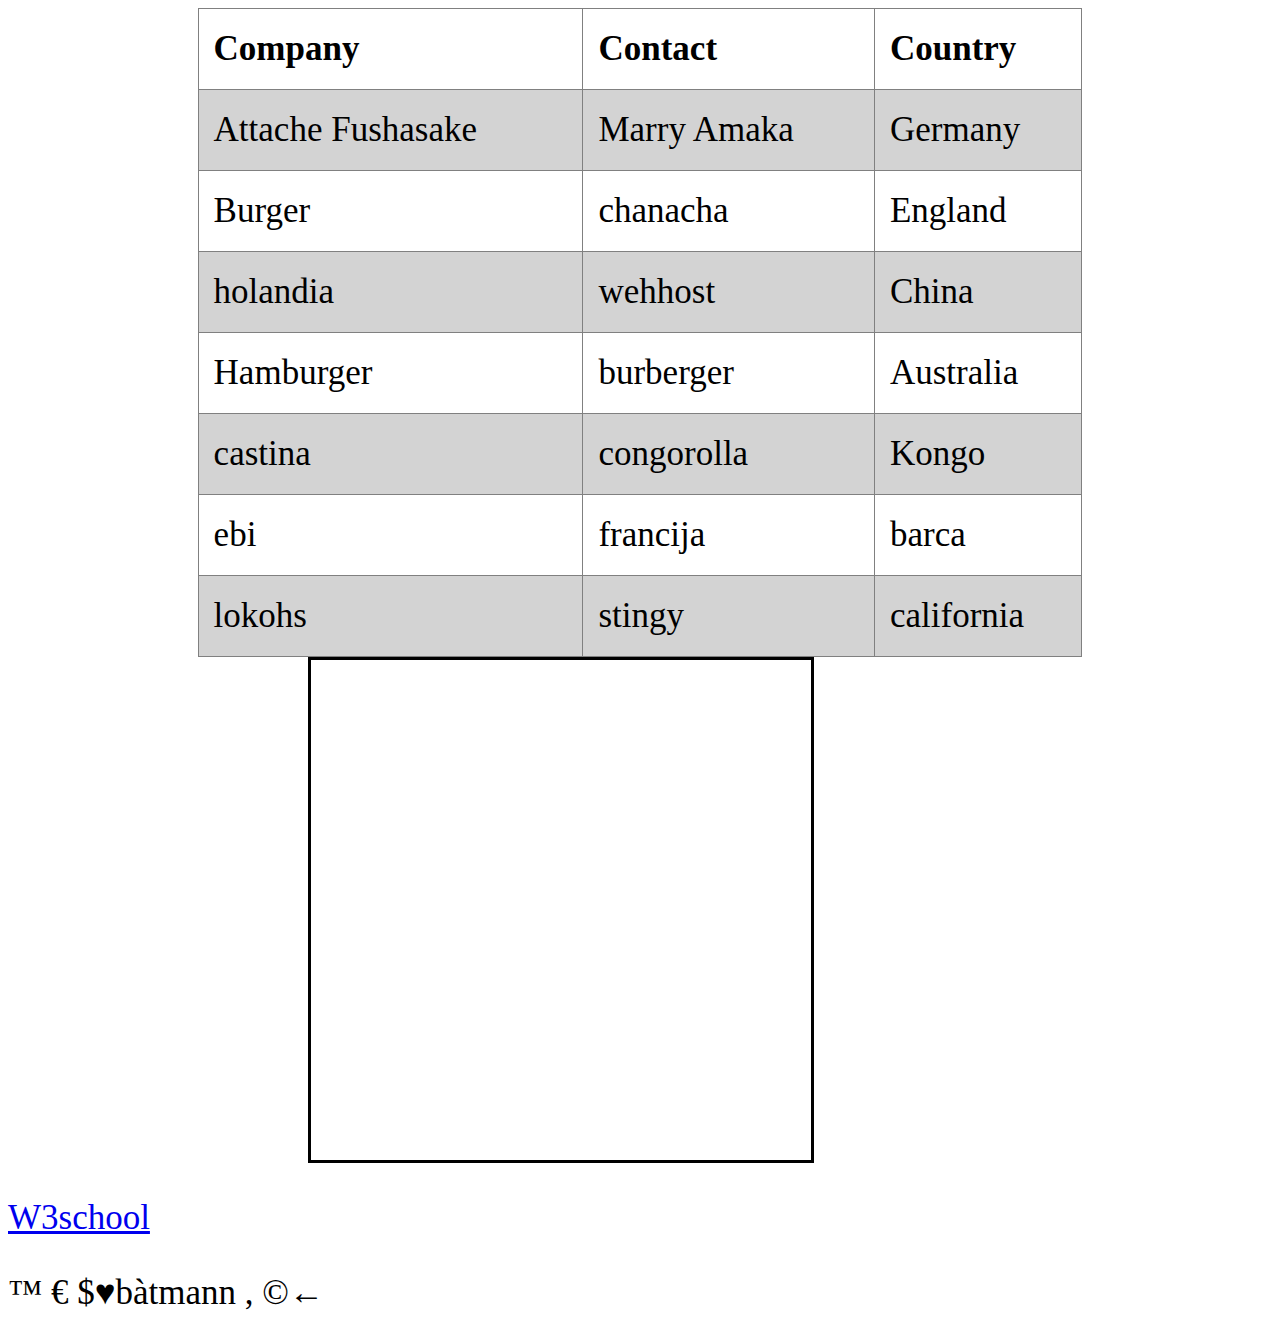
<file: index.html>
<!DOCTYPE html>
<html lang="en">
<head>
    <meta charset="UTF-8">
    <meta http-equiv="X-UA-Compatible" content="IE=edge">
    <meta name="viewport" content="width=device-width, initial-scale=1.0">
    <link rel="stylesheet" href="style.css">
    <title>Document</title>
    <base target="_blank">
</head>
<body>
    <div class="div1">
    <table>
        <tr>
            <td>
               <b>Company</b>
            </td>
            <td>
                <b>Contact</b>
            </td>
            <td>
                <b>Country</b>
            </td>
        </tr>
        <tr>
            <td>
                Attache Fushasake
            </td>
            <td>
                Marry Amaka
            </td>
            <td>
                Germany
            </td>
            
        </tr>
        <tr>
            <td>
                Burger
            </td>
            <td>
                chanacha
            </td>
            <td>
                England
            </td>
        </tr>
        <tr>
            <td>
                holandia
            </td>
            <td>
                wehhost
            </td>
            <td>
                China
            </td>
        </tr>
        <tr>
            <td>
                Hamburger
            </td>
            <td>
                burberger
            </td>
            <td>
                Australia
            </td>
        </tr>
        <tr>
            <td>
                castina
            </td>
            <td>
                congorolla
            </td>
            <td>
                Kongo
            </td>
        </tr>
        <tr>
            <td>
                ebi
            </td>
            <td>
                francija
            </td>
            <td>
                barca
            </td>
        </tr>
        <tr>
            <td>
                lokohs
            </td>
            <td>
                stingy
            </td>
            <td>
                california
            </td>
        </tr>
    </table>
    <iframe alt="a webpage" src="" width = "500px" height= "500px"
    class="iframe1" name="iframe1">an iframe ok</iframe>
    <p><a href="/index2.html" target="iframe1">W3school</a></p>
    &trade; &euro; &dollar;&hearts;ba&#768;tmann , &copy;&larr;



    </div>
</body>
</html>
</file>
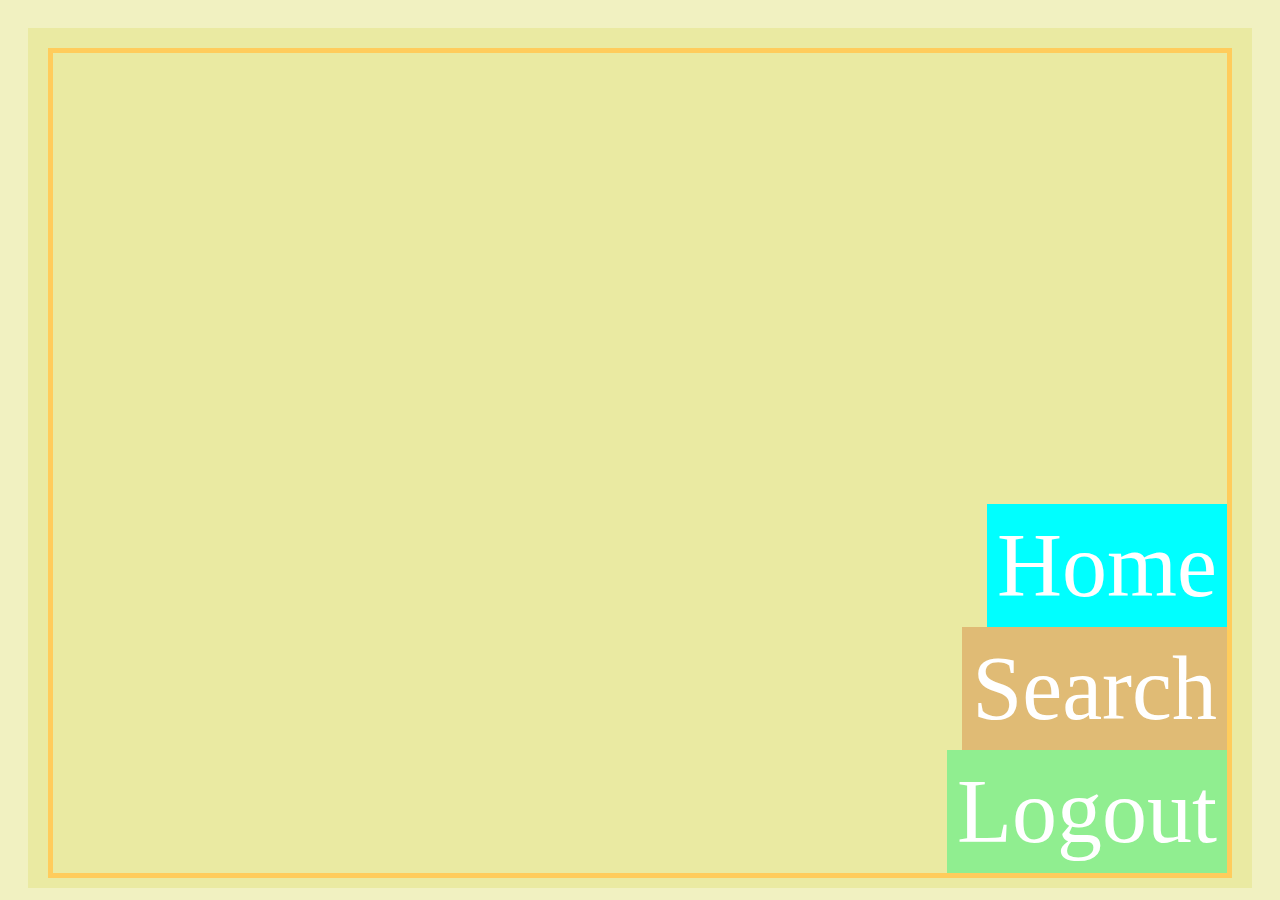
<file: practice1/index.html>
<!DOCTYPE html>
<html lang="en">
<head>
    <meta charset="UTF-8">
    <meta http-equiv="X-UA-Compatible" content="IE=edge">
    <meta name="viewport" content="width=device-width, initial-scale=1.0">
    <title>Document</title>
    <link rel="stylesheet" href="style.css">
    <link rel="stylesheet" href="style2.css">
</head>
<body>
    <nav class="container" >
        <div class="home" >Home</div>
        <div class="search" >Search</div>
        <div class="logout" >Logout</div>
        
    </nav>
</body>
</html>
</file>
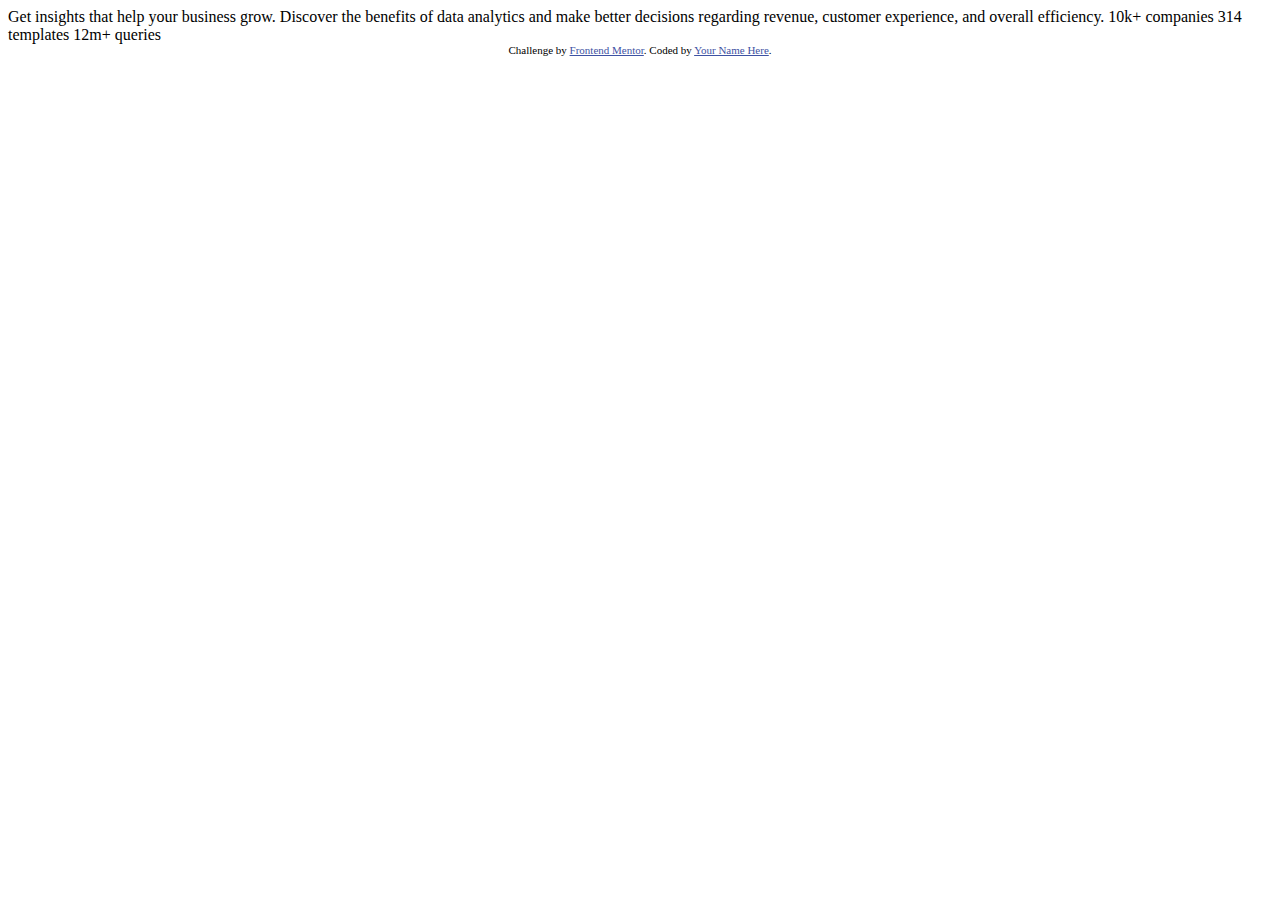
<file: stats-preview-card/stats-preview-card-component-main/index.html>
<!DOCTYPE html>
<html lang="en">
<head>
  <meta charset="UTF-8">
  <meta name="viewport" content="width=device-width, initial-scale=1.0"> <!-- displays site properly based on user's device -->

  <link rel="icon" type="image/png" sizes="32x32" href="./images/favicon-32x32.png">
  
  <title>Frontend Mentor | Stats preview card component</title>

  <!-- Feel free to remove these styles or customise in your own stylesheet 👍 -->
  <style>
    .attribution { font-size: 11px; text-align: center; }
    .attribution a { color: hsl(228, 45%, 44%); }
  </style>
</head>
<body>

  Get insights that help your business grow.

  Discover the benefits of data analytics and make better decisions regarding revenue, customer 
  experience, and overall efficiency.

  10k+ companies
  314 templates
  12m+ queries

  <div class="attribution">
    Challenge by <a href="https://www.frontendmentor.io?ref=challenge" target="_blank">Frontend Mentor</a>. 
    Coded by <a href="#">Your Name Here</a>.
  </div>
</body>
</html>
</file>
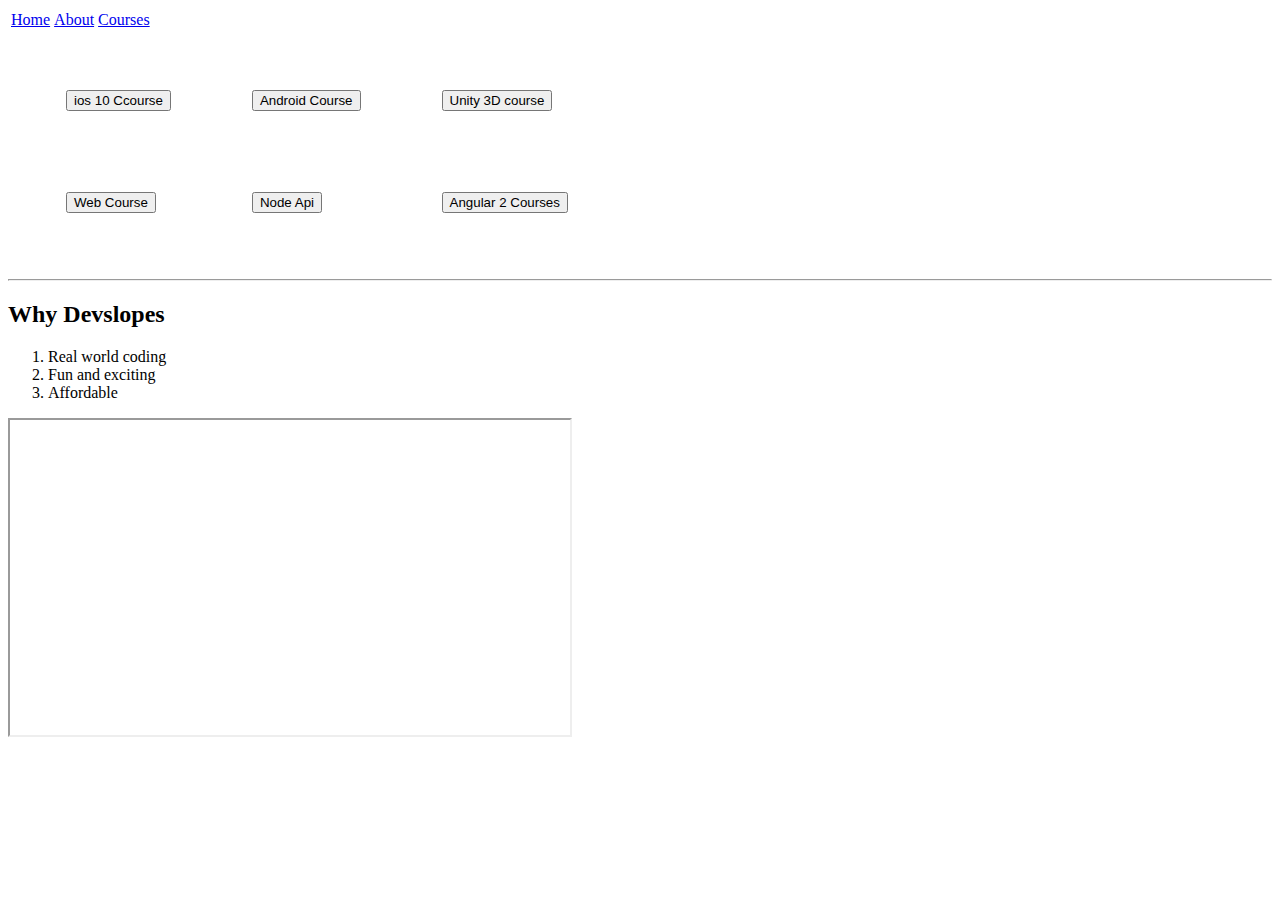
<file: hello.html>
<!DOCTYPE html>
<html lang="en">
    <head>
        <meta charset="UTF-8">
        <meta http-equiv="X-UA-Compatible" content="IE=edge">
        <meta name="viewport" content="width=device-width, initial-scale=1.0">
        <title><h1>Welcome to Devslopes</h1></title>
    </head>
    <body>
        <table>
            <tr>
                <td>
                    <a href ="#">Home</a>
                </td>
                <td>
                    <a href="#">About</a>
                </td>
                <td>
                    <a href="#">Courses</a>
                </td>
            </tr>
        </table>       
        <table
            border ="0"
            cellpadding = "23"
            cellspacing="35"
            >
            <tr>
                <td>
                    <button>ios 10 Ccourse</button>
                </td>
                <td>
                    <button>Android Course</button>
                </td>
                <td>
                    <button>Unity 3D course</button>
                </td>
            </tr>
            <tr>
                <td>
                    <button>Web Course</button>
                </td>
                <td>
                    <button>Node Api</button>
                </td>
                <td>
                    <button>Angular 2 Courses</button>
                </td>
            </tr>
        </table>
        <hr>
        <h2>Why Devslopes</h2>
        <ol>
            <li>Real world coding</li>
            <li>Fun and exciting</li>
            <li>Affordable</li>
            
        </ol>
        <iframe width="560" height="315" src="https://www.youtube.com/embed/VeXcTkbYTVk" frameborder="1"
        allowfullscreen></iframe> 
    </body>
</html>
</file>
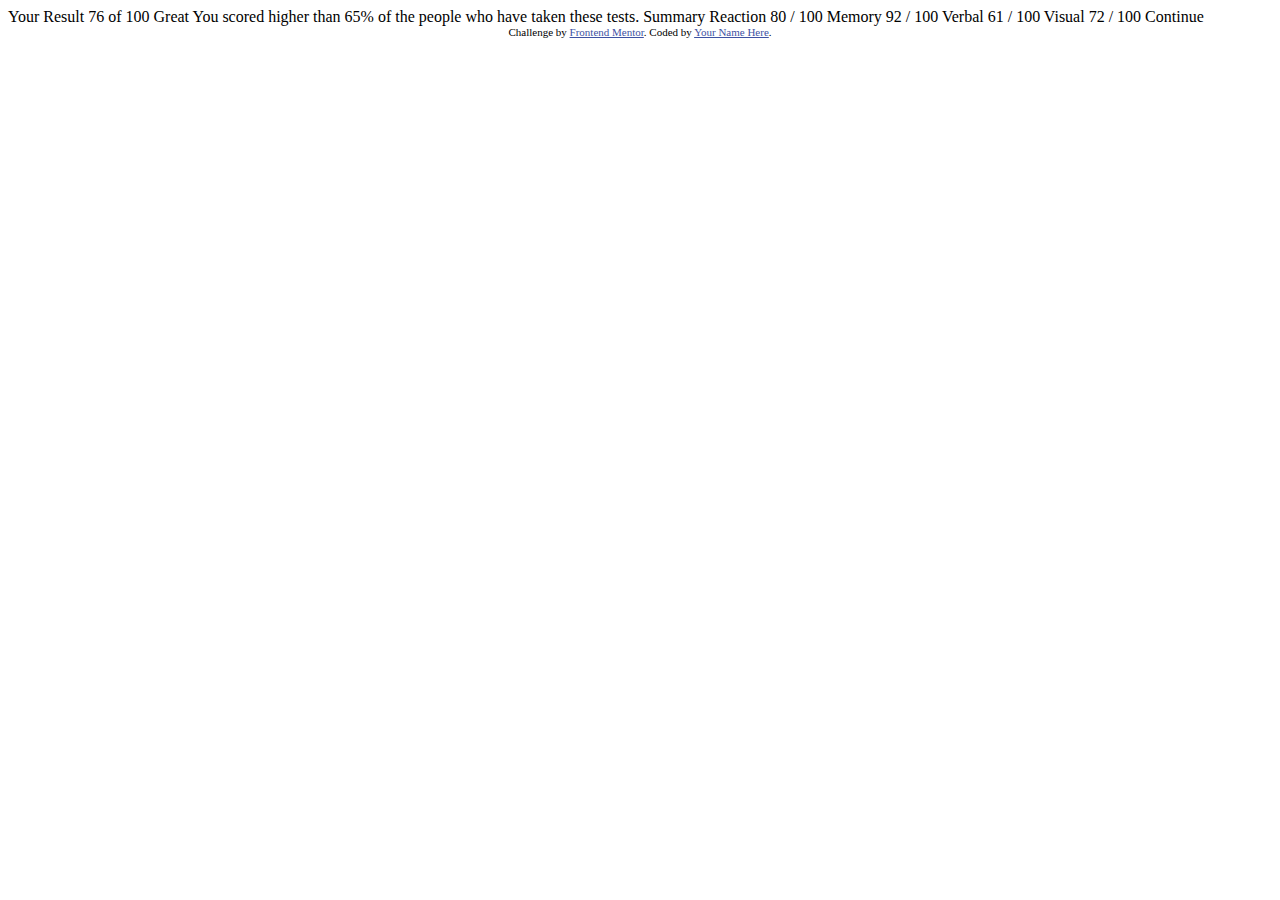
<file: indent.html>
<!DOCTYPE html>
<html lang="en">
<head>
  <meta charset="UTF-8">
  <meta name="viewport" content="width=device-width, initial-scale=1.0"> <!-- displays site properly based on user's device -->

  <link rel="icon" type="image/png" sizes="32x32" href="./assets/images/favicon-32x32.png">
  
  <title>Frontend Mentor | Results summary component</title>

  <!-- Feel free to remove these styles or customise in your own stylesheet 👍 -->
  <style>
    .attribution { font-size: 11px; text-align: center; }
    .attribution a { color: hsl(228, 45%, 44%); }
  </style>
</head>
<body>

  Your Result
  76
  of 100

  Great
  You scored higher than 65% of the people who have taken these tests.
  
  Summary

  Reaction
  80 / 100

  Memory
  92 / 100

  Verbal
  61 / 100

  Visual
  72 / 100

  Continue
  
  <div class="attribution">
    Challenge by <a href="https://www.frontendmentor.io?ref=challenge" target="_blank">Frontend Mentor</a>. 
    Coded by <a href="#">Your Name Here</a>.
  </div>
</body>
</html>
</file>
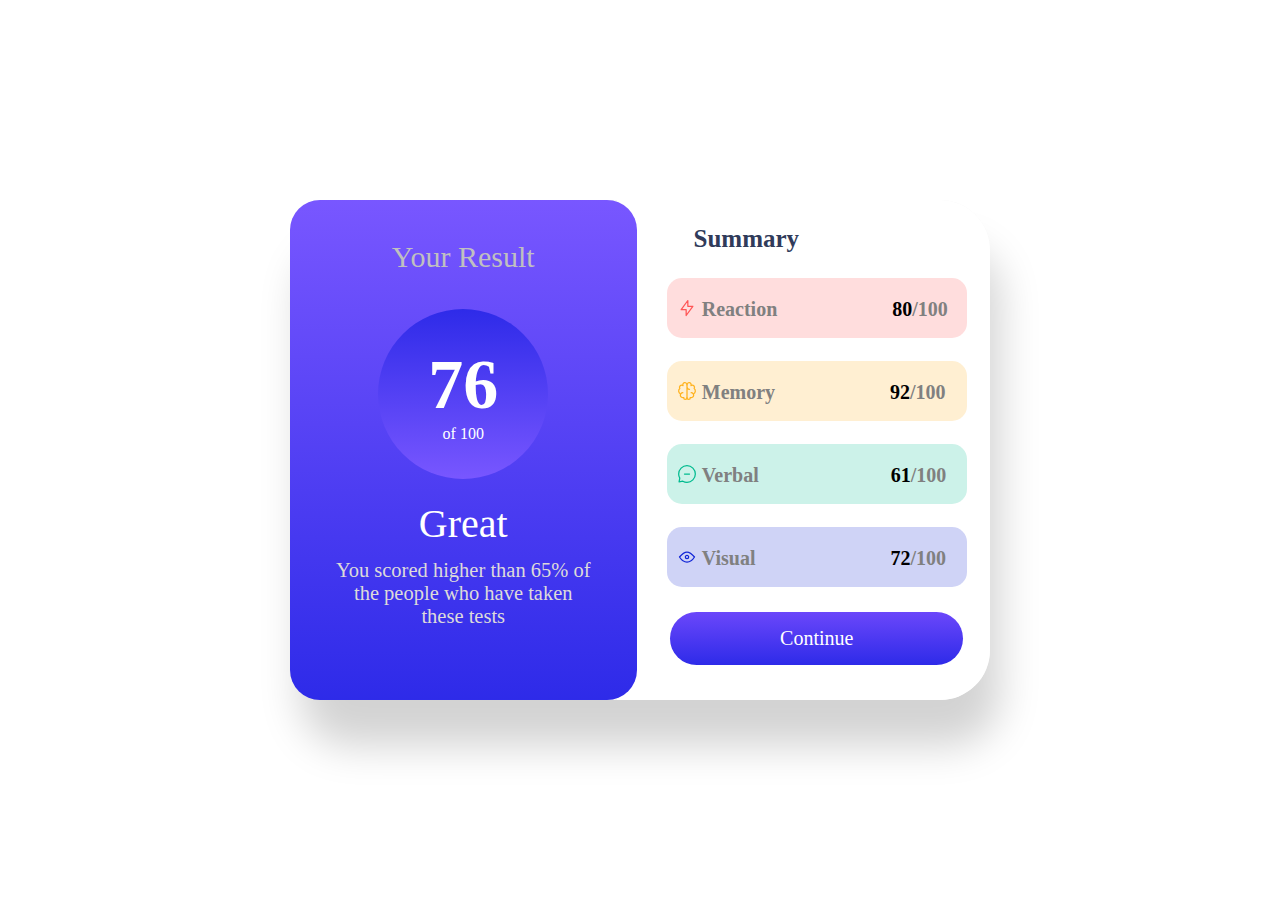
<file: index2.html>
<!DOCTYPE html>
<html lang="en">
<head>
    <meta charset="UTF-8">
    <meta http-equiv="X-UA-Compatible" content="IE=edge">
    <meta name="viewport" content="width=device-width, initial-scale=1.0">
    <title>Frontend mentor</title>
   <link rel="stylesheet" href="style3.css">
   <link rel="shortcut icon" href="/assets/images/favicon-32x32.png" type="image/x-icon">
   <link rel="import" href="(https://fonts.google.com/specimen/Hanken+Grotesk)">
   
</head>
<body>
    <div class="div1">
        <div class="div2">
            <header>Your Result</header>
                <div class="div11">
                    <div class="div4">
                        <div class="p1"><b>76</b></div>
                        <div class="p2">of 100</div>
                    </div>
                    <div class="div5">
                    <b> Great</b>
                    </div>
                    <div class="p3">
                        You scored higher than 65% of<br>
                        the people who have taken<br>
                        these tests
                    </div>
                </div>
        </div>
        <div class="div3">
            <p class="p7"><b>Summary</b></p>
            <div class="div6">
                <section>              
                    <div class="div7">
                        <p class="p8"><img alt="an image" src="./assets/images/icon-reaction.svg"> <span id ="id1">Reaction</span></p>
                        <p class="p9">80<span>/100</span></p>
                    </div><br>
                    <div class="div8">
                        <p class="p10"><img alt="an image" src="/assets/images/icon-memory.svg">  <span id="id2">Memory</span></p>
                        <p class="p11">92<span>/100</span></p>
                    </div><br>
                    <div class="div9">
                        <p class="p12"><img alt="an image" src="/assets/images/icon-verbal.svg"> <span id="id3">Verbal 
                        </span></p>
                        <p class="p13">61<span>/100</span></p>
                    </div><br>
                    <div class="div10">
                        <p class="p14"><img alt="an image" src="/assets/images/icon-visual.svg"><span id ="id4"> Visual</span></p>
                        <p class="p15">72<span>/100</span></p>
                    </div>
                    
                        <a href="" class="button">Continue</a>
                    
                </section>

            </div>
        </div>
    </div>    
</body>
</html>
</file>
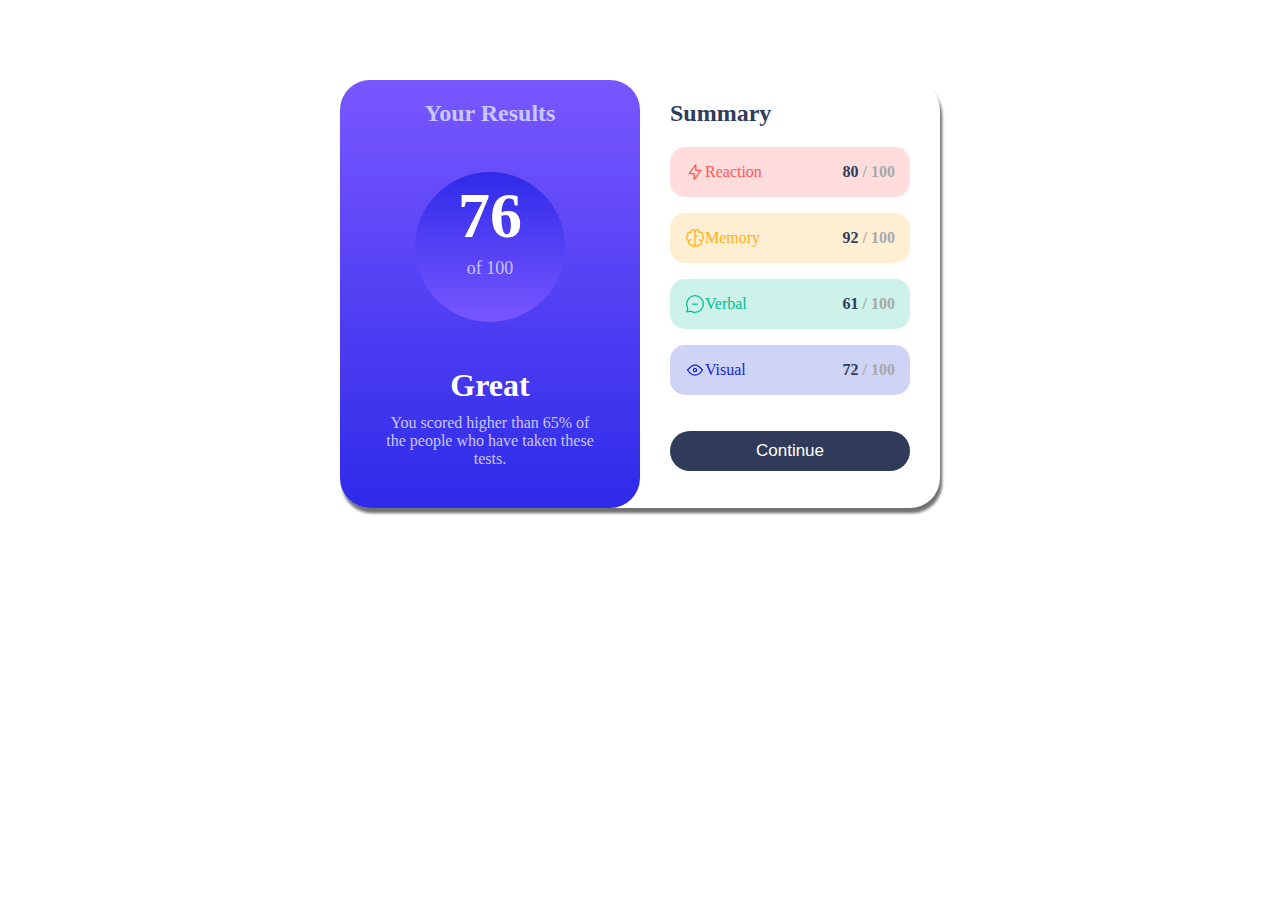
<file: index3.html>
<!DOCTYPE html>
<html lang="en">

<head>
    <meta charset="UTF-8">
    <meta name="viewport" content="width=device-width, initial-scale=1.0">
    <!-- displays site properly based on user's device -->

    <link rel="icon" type="image/png" sizes="32x32" href="./assets/images/favicon-32x32.png">
    <link rel="stylesheet" href="style4.css" />

    <title>Frontend Mentor | Results summary component</title>

    <!-- Feel free to remove these styles or customise in your own stylesheet 👍 -->
    <style>
        .attribution {
            font-size: 11px;
            text-align: center;
        }

        .attribution a { 
            color: hsl(228, 45%, 44%);
        }
    </style>
</head>

<body>

    <div class="main">
        <section id="purple">
            <h2>Your Results</h2>

            <div class="circle">
                <h1>76</h1>
                <p>of 100</p>
            </div>

            <h3>Great</h3>
            <p>You scored higher than 65% of the people who have taken these tests.</p>
        </section>

        <section id="white">
            <h2>Summary</h2>

            <p id="red-bg"><img alt="lightning" src="./assets/images/icon-reaction.svg">
                <span id="red">Reaction</span>
                <span class="black">80 <span class="gray">/ 100 </span> </span>
            </p>

            <p id="yellow-bg"><img alt="lightning" src="./assets/images/icon-memory.svg">
                <span id="yellow">Memory</span>
                <span class="black">92 <span class="gray">/ 100</span> </span>
            </p>

            <p id="green-bg"><img alt="lightning" src="./assets/images/icon-verbal.svg">
                <span id="green">Verbal</span>
                <span class="black">61 <span class="gray">/ 100</span> </span>
            </p>

            <p id="blue-bg"><img alt="lightning" src="./assets/images/icon-visual.svg">
                <span id="blue">Visual</span>
                <span class="black">72 <span class="gray">/ 100</span> </span>
            </p>

            <button type="button">Continue</button>
        </section>
    </div>
    <!-- <div class="attribution">
    Challenge by <a href="https://www.frontendmentor.io?ref=challenge" target="_blank">Frontend Mentor</a>. 
    Coded by <a href="#">Your Name Here</a>.
  </div> -->
</body>

</html>
</file>
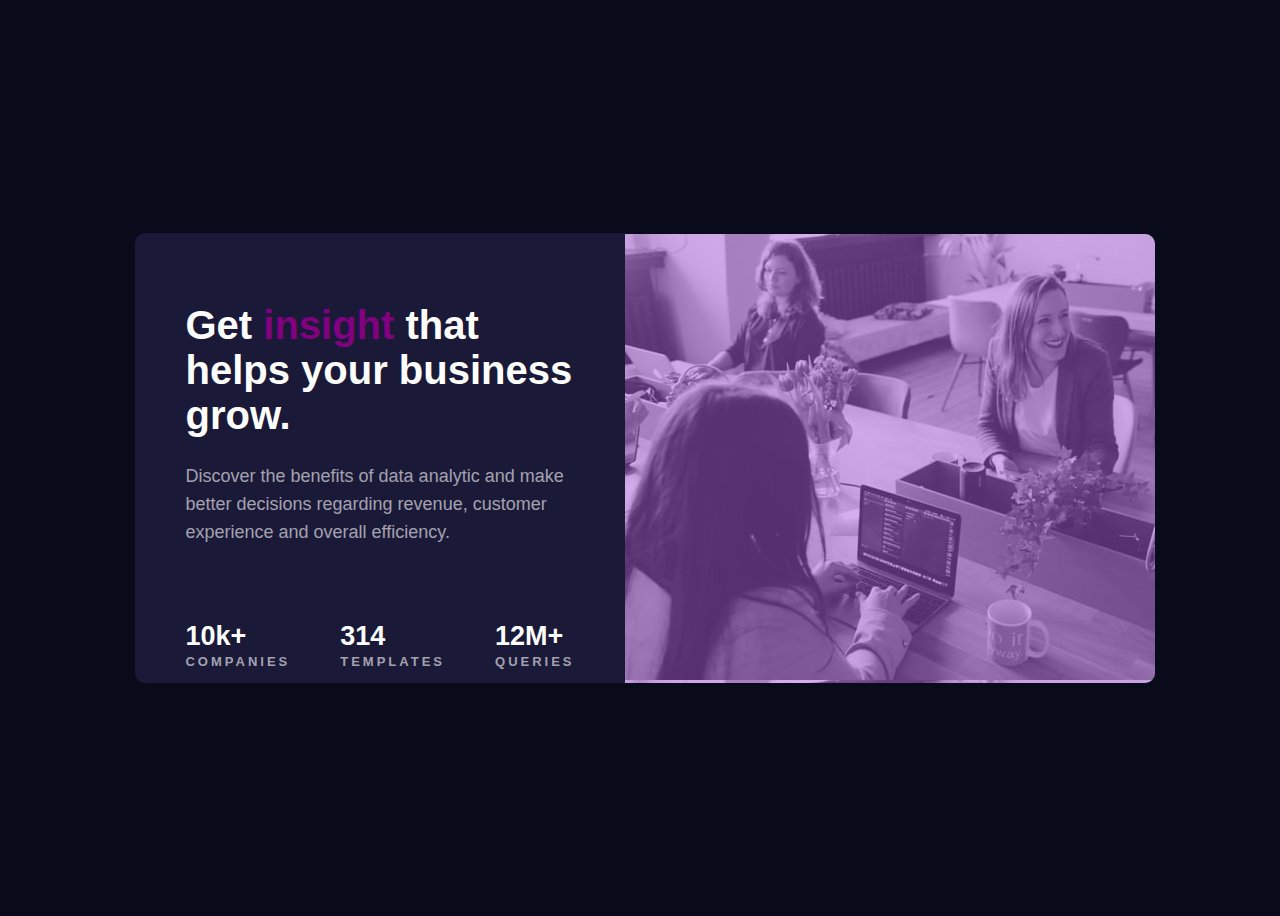
<file: index4.html>
<!DOCTYPE html>
<html lang="en">
<head>
    <meta charset="UTF-8">
    <meta http-equiv="X-UA-Compatible" content="IE=edge">
    <meta name="viewport" content="width=device-width, initial-scale=1.0">
    <title>Document</title>
    <link rel="stylesheet" href="style5.css"> 
    <link rel="shortcut icon" href="/assets/images/favicon-32x32.png" type="image/x-icon">
    
</head>
<body>
  <div class="div1">
      <section class="section1">
        <p class ="p1">Get <span id="id1">insight </span> that helps
          your business grow.
        </p>
        <p class = "p2">
          Discover the benefits of data analytic and make <br>
          better decisions regarding revenue, customer <br>
          experience and overall efficiency.<br>
        </p>
        <article>
          <div class="div4"><p id="id2">10k+</p><p  class="class">COMPANIES</p></div>
          <div class="div5"><p id="id2">314</p><p class="class">TEMPLATES</p></div>
          <div class="div6"><p id="id2">12M+</p><p class="class">QUERIES</p></div>

        </article>
      </section>
      <section class="section2">  
        <div class="overlay">  

        </div>
      </section>
  </div>
  
</body>
</html>
</file>
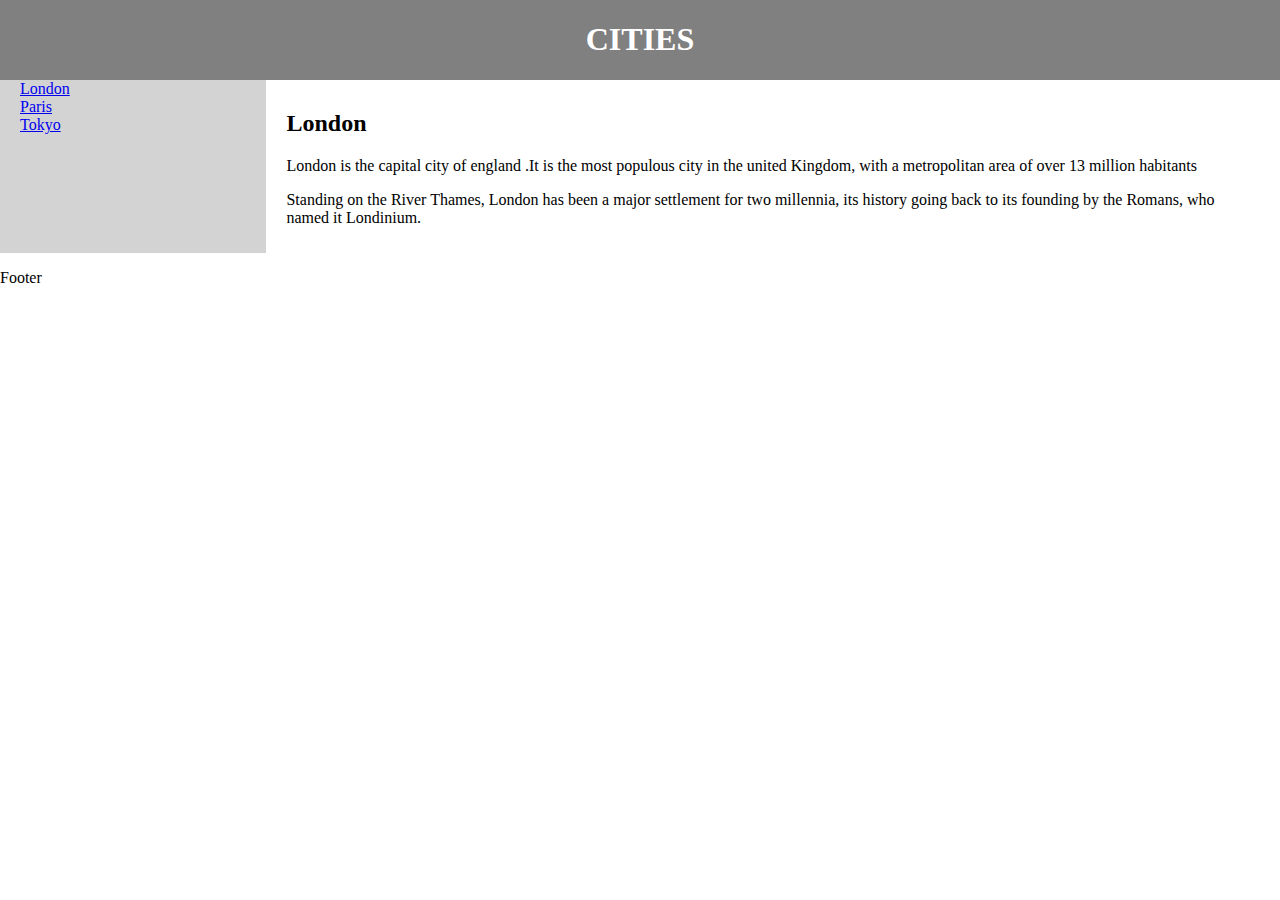
<file: practice1.html>
<!DOCTYPE html>
<html lang="en">
<head>
    <meta charset="UTF-8">
    <meta http-equiv="X-UA-Compatible" content="IE=edge">
    <meta name="viewport" content="width=device-width, initial-scale=1.0">
    <title>A webpage Layout</title>
    <link rel="stylesheet" href="style2.css">
</head>
<body>
    <header>
        <h1>CITIES</h1>
    </header>
    
    <div id = "row">
        <nav>
             <a href = "#">London</a>
             <a href="#">Paris</a>
             <a href="#">Tokyo</a>
        </nav>
        <article>
            <h2>London</h2>
            <p>London is the capital city of england .It is the most populous city in the united Kingdom, with a metropolitan area of over 13 million habitants</p>
            <p>Standing on the River Thames, London has been a major settlement for two millennia, its history going back to its
            founding by the Romans, who named it Londinium.</p>
        </article>
    </div>
    <footer>
        <p>Footer</p>
    </footer>
</body>
</html>
</file>
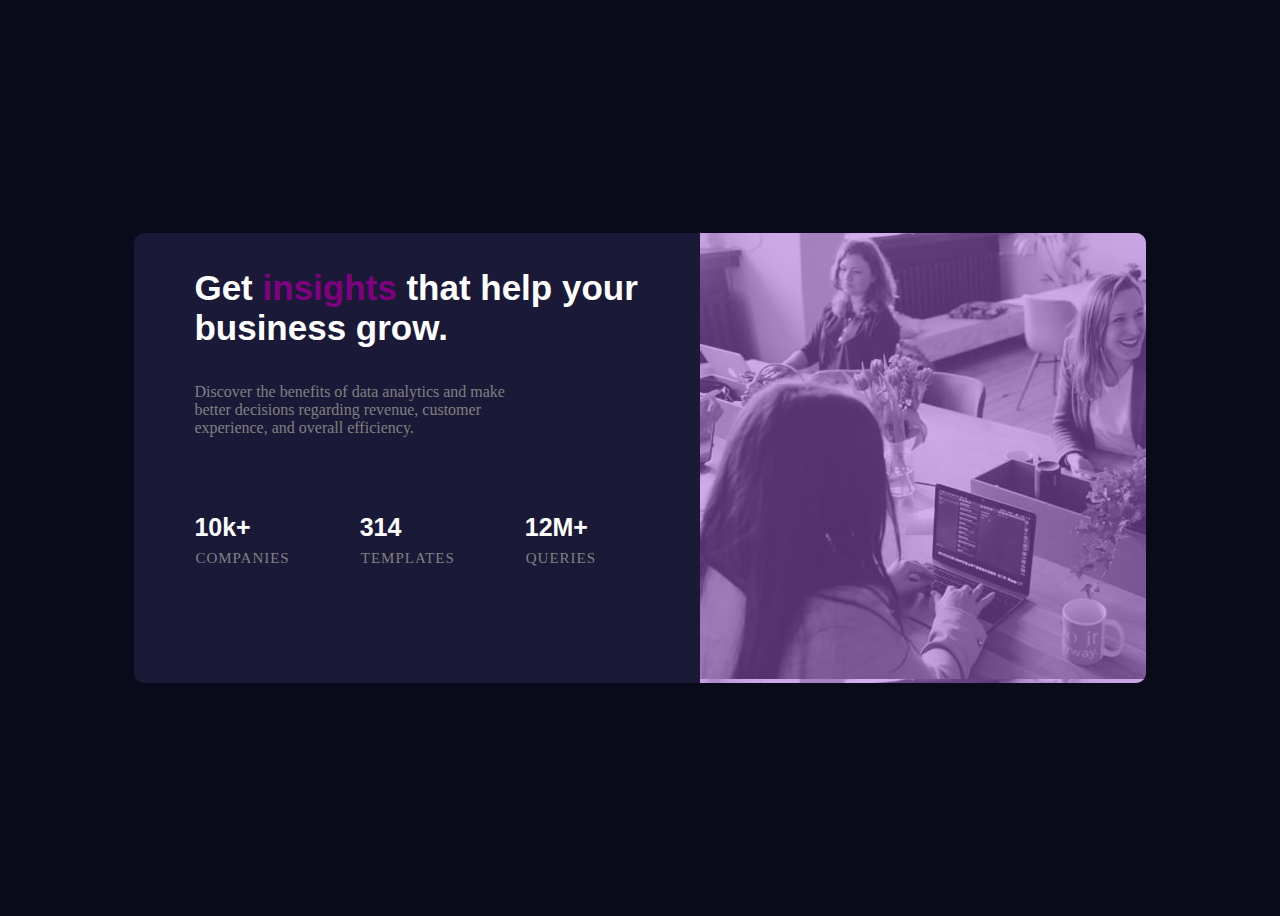
<file: stats preview card.html>
<!DOCTYPE html>
<html lang="en">
<head>
    <meta charset="UTF-8">
    <meta http-equiv="X-UA-Compatible" content="IE=edge">
    <meta name="viewport" content="width=device-width, initial-scale=1.0">
    <title>Frontend Mentor | Stats preview card component</title>
    <link rel="stylesheet" href="stat preview card.css">
    <link rel="shortcut icon" href="/stats-preview-card/stats-preview-card-component-main/images/favicon-32x32.png" type="image/x-icon">

</head>
<body>
    <div id = "id1">
        <article class="article1">
            <p class="p1">
                Get <b><span id="id2">insights</span></b> that help your business grow.
           </p>  
           <p class="p2">
            Discover the benefits of data analytics and make<br>
            better decisions regarding revenue, customer<br>
            experience, and overall efficiency.<br>                                                                                                 
            </p>
        <section class="section1">
            <div id="div2"><p class ="p3">10k+</p><p class="p4">COMPANIES</p></div>
            <div id="div3"><p class ="p3">314</p><p class="p4">TEMPLATES</p></div>
            <div id="div4"><p class ="p3">12M+</p><p class="p4">QUERIES</p></div>
        </section>


        </article>
        <article class ="article2">
            <div id="div5">

            </div>
        </article>
    </div>
</body>
</html>
</file>
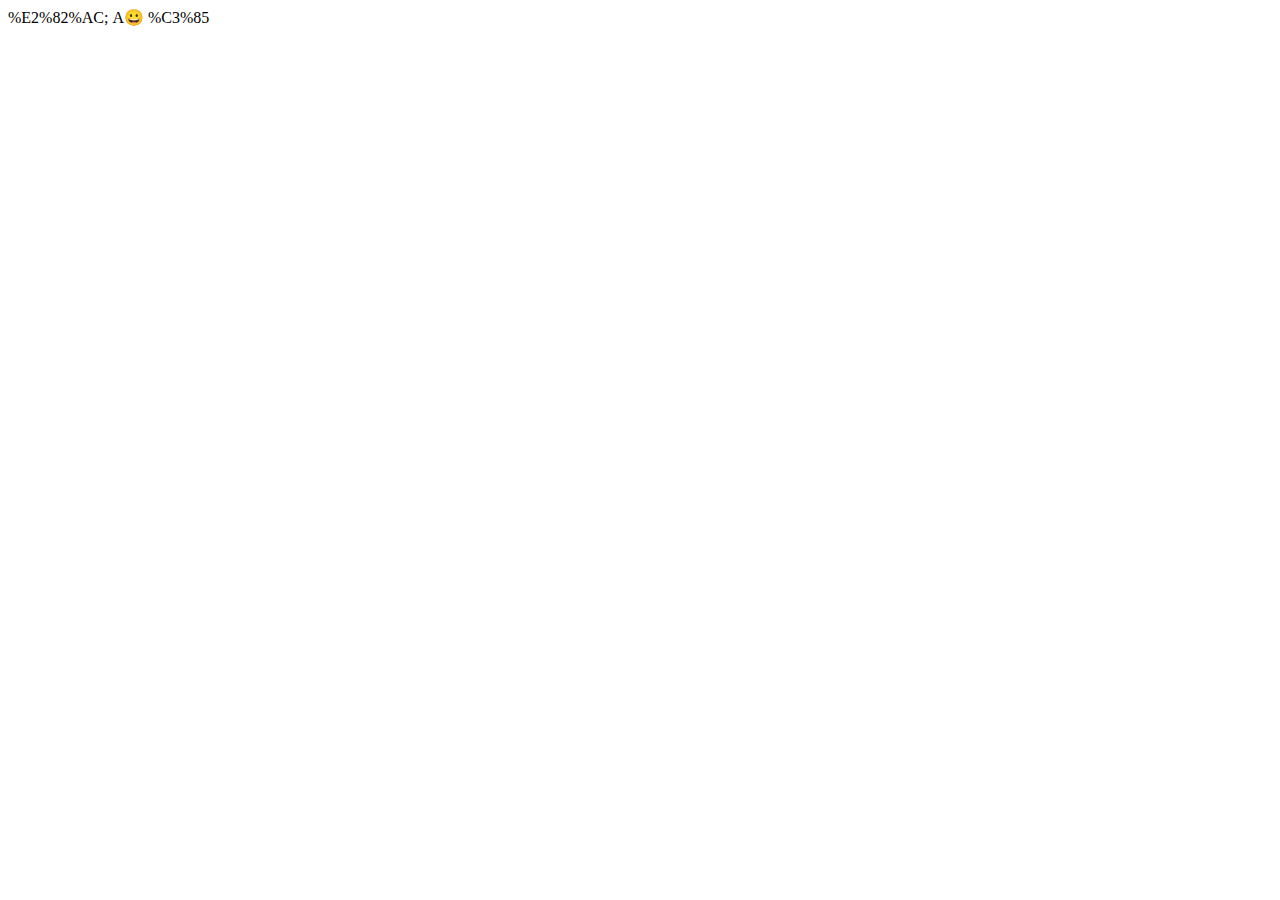
<file: practice1/index2.html>
<!DOCTYPE html>
<html lang="en">
<head>
    <meta charset="UTF-8">
    <meta http-equiv="X-UA-Compatible" content="IE=edge">
    <meta name="viewport" content="width=device-width, initial-scale=1.0">
    <title>Document</title>
</head>
<body>
    %E2%82%AC; &Alpha;&#128512; %C3%85
    
</body>
</html>
</file>
<file: style.css>
body{
   
   
}
table{
    width: 70%;
    height: 50%;
    border-collapse: collapse;
    position: relative;
    left: 15%;
    top: px;
   
}
.div1{
    font-size: 35px;
    display: flex;
    flex-direction: column;

}
tr{
    height: 15%;
    width:20%;
}
tr:nth-child(even){

    background-color: lightgrey;

}
td{
    border:1px solid grey;
    padding-left: 15px;
    padding-top: 20px;
    padding-bottom: 20px;
}
.iframe1{
    justify-content:center;
    align-items: center;
    margin-top: px;
    margin-left: 300px;
    z-index: 32;
    border: 3px solid black;
    display: block;

}
</file>
<file: practice1/style.css>
html ,body{
    background-color: rgba(226, 226, 129, 0.493);
    height: 100%;
    box-sizing: border-box;
    padding: 20px;
}
.container{
    border: 5px solid #ffcc5c;
    display: flex;
    flex-direction: column;
    justify-content: flex-end;
    height: 100%;
    align-items:flex-end;
   
}
.container > div{
    padding: 10px;
    text-align: center;
}
</file>
<file: practice1/style2.css>
.home{
    background-color: aqua;
    color: white;
    font-size: 90px;
    padding: 20px;
    display: block;
}
.search {
    background-color: rgb(224, 187, 117);
    color: white;
    font-size: 90px;
    padding: 20px;
    display: block;
}
.logout{
    background-color: lightgreen;
    color:white;
    font-size: 90px;
    padding: 20px;
    display: block;
}
.Profile{
    background-color: lightblue;
    color: white;
    font-size: 90px;
    padding: 20px;
    display: block;
}
.container{
   
}
</file>
<file: style3.css>
body{
    background-color:white;
    display:flex;
    justify-content: center;
    align-items: center;
    margin: auto;
    position: absolute;
    left: 0;
    right: 0;
    top:0;
    bottom:0;
   
}
.div1{
    display: flex;
    height:500px;
    width: 700px;
    box-shadow: 10px 46px 40px rgb(211, 211, 211);
    border-radius: 50px;
    padding: 0;
    background-color: whitesmoke;
    

   
    
}
.div2{
    background-image: linear-gradient(hsl(252, 100%, 67%), hsl(241, 81%, 54%));
    width:400px;
    border-radius: 30px;
    margin-right: -20px;
    z-index:1;
    
    padding-top: 20px;
    padding-bottom: 40px;
}
.div2 header{
    font-size: 30px;
    color: rgb(192, 192, 192);
    font-family: 'Times New Roman', Times, serif;
    
}

.div3{
    width: 400px;
    background-color: white;
   border-top-right-radius: 50px;
   border-bottom-right-radius: 50px;
    border: 2px white;
    padding-left: 27px;
}
header{
    color:white;
    text-align: center;
    margin-top: 20px;
    font-size: 20px;
}
.div4{
    color:white;
    position: relative; 
    /* top:20px;
    left:159px;
    right :50px; */
   display: flex;
   flex-direction: column;
   border-radius: 50%;
    background-image: linear-gradient(hsl(241, 81%, 54%), hsl(252, 100%, 67%));
    margin: 35px auto;
    justify-content: center;
    text-align: center;
    align-items: center;
    width: 170px;
    height: 170px;

}
.div5{
    color: white;
    font-size: 25px;
    position: relative;
    margin: 30px auto;
    justify-content: center;
    align-items: center;
    display:flex;
    font-size: 3em;
}
.div5 b{
    color: white;
    font-weight: 400;
    font-size: 40px;
    line-height: 10px;
    padding-top: 05px;
}
.p3{
    text-align: center;
    font-size: 20.5px;
    color: rgb(221, 218, 218);
}
.p1{
    font-size: 70px;
    
   
}
.div11{
    border-radius: 30%;
    color: hsl(241, 100%, 89%);
}
.p9{
    padding-left: 130px;
    position: relative;
    left:50;
    /* background-color: ; */
}
section{
    display:flex;
    justify-content: center;
    align-items: center;
    flex-direction: column;
    font-size: 20px;
    font-weight:700;
    position: relative;
    top:px;
}
.div7{
    display: flex;
    background-color: hsl(0, 100%, 67%, 0.2);
    border-radius: 15px;
    width: 300px;
    height: 60px;
}
.p8{
    color: hsl(0, 100%, 67%);
    display: flex;
    position: relative;
    left:10px;
}
.div8{
    display: flex;
    width: 300px;
    height: 60px;
}
.div9{
    display: flex;
    width: 300px;
    height: 60px;
}
.div10{
    display: flex;
    width: 300px;
    height: 60px;
}
.p10{
    color: hsl(39, 100%, 56%);
    display:flex;
    position: relative;
    left: 10px;
}
.p12{
    color: hsl(166, 100%, 37%);
    display: flex;
    position: relative;
    left: 10px;
}
.p14{
    color: hsl(234, 85%, 45%);
    display:flex;
    position: relative;
    left: 10px;
}
.div8{
    background-color: hsl(39, 100%, 56%, 0.2);
    border-radius: 15px;
}
.div9{
    background-color: hsl(166, 100%, 37%, 0.2);
    border-radius: 15px;
}
.div10{
    background-color: hsl(234, 85%, 45%, 0.2);
    border-radius: 15px;
}
.p11{
    padding-left: 130px;
}
.p13{
    padding-left: 147px;
}
.p15{
    padding-left: 150px;
}
span{
    color:grey;
}
.p7{
    position: relative;
    left:50px;
    top:0px;
    font-size: 25px;
    font-weight: 500;
    color: hsl(224, 30%, 27%);
}
#id1{
    position: relative;
    left: 5px;
}
#id2 {
    position: relative;
    left: 5px;
}
#id3 {
    position: relative;
    left: 5px;
}
#id4 {
    position: relative;
    left: 5px;
}
.div12{
    width:300px;
    
    height: 60px;
    position: relative;
    top:15px;
    border-radius: 45px;
}
.p16{
    display: flex;
    justify-content: center;
    align-items: center;
    margin: auto;
    position: relative;
    top: 17px;
    font-size: 25px;
    color:white;
}
.button{
    padding: 15px 110px;
    background-image:linear-gradient(hsl(252, 95%, 63%), hsl(241, 81%, 54%));
    border-radius: 60px;
    text-decoration: none;
    font-size: 20px;
    color: white;
    margin-top: 25px;
    font-family: 'Times New Roman', Times, serif;
    font-weight: 500;
}
</file>
<file: style4.css>
div.main {
    max-width: 600px;
    margin: 80px auto;
    display: flex;
    border-radius: 30px;
    box-shadow: 2px 5px 3px rgb(113, 113, 113), 2px 5px 3px rgb(222, 222, 222);
}

div.main section {
    width: 50%;
}

section#purple {
    background-image: linear-gradient(hsl(252, 100%, 67%), hsl(241, 81%, 54%));
    border-radius: 30px;
    text-align: center;
    color: white;
}

section#purple h2 {
    color: hsl(241, 100%, 89%);
}

div.circle {
    width: 150px;
    height: 150px;
    background-image: linear-gradient(hsl(241, 81%, 54%), hsl(252, 100%, 67%));
    margin: 45px auto;
    border-radius: 50%;
    display: flex;
    align-items: center;
    justify-content: center;
    flex-direction: column;
}

div.circle h1 {
    margin: 5px 0;
    font-size: 4em;
}

div.circle p {
    margin: 5px 0;
    color: hsl(241, 100%, 89%);
    font-size: 18px;
    font-weight: 500;
}

section#purple h3 {
    font-size: 2em;
    margin: 10px 0;
}

section#purple p {
    color: hsl(241, 100%, 89%);
    margin: 0 auto;
    margin-bottom: 40px;
    width: 70%;
    text-align: center;
}

section#white {
    border-radius: 30px;
    padding: 0 30px;
    box-sizing: border-box;
}

section#white h2 {
    color: hsl(224, 30%, 27%);
}

section#white p {
    display: flex;
    align-items: center;
    height: 50px;
    border-radius: 15px;
    padding: 0 15px;
}

span.black {
    margin-left: auto;
    color: hsl(224, 30%, 27%);
    font-weight: 700;
}

span.gray {
    color: rgb(169, 169, 169);
}

p#red-bg {
    background-color: hsl(0, 100%, 67%, 0.2);
}

span#red {
    color: hsl(0, 100%, 67%);
}

p#yellow-bg {
    background-color: hsl(39, 100%, 56%, 0.2);
}

span#yellow {
    color: hsl(39, 100%, 56%);
}

p#green-bg {
    background-color: hsl(166, 100%, 37%, 0.2);
}

span#green {
    color: hsl(166, 100%, 37%);
}

p#blue-bg {
    background-color: hsl(234, 85%, 45%, 0.2);
}

span#blue {
    color: hsl(234, 85%, 45%);
}

section#white button {
    width: 100%;
    height: 40px;
    border: none;
    background-color: hsl(224, 30%, 27%);
    color: white;
    font-size: 17px;
    border-radius: 30px;
    margin: 20px 0;
}

section#white button:hover {
    cursor: pointer;
    opacity: 0.7;
}
</file>
<file: style5.css>
body{
    background-color: hsl(233, 47%, 7%);
    display: flex;
    justify-content: center;
    align-items: center;
    min-height: 100vh;
    box-sizing: border-box;
    }
.div1{
    width:80%;
    height: 300px;
    display:flex;
    align-items: center;                                                                                                                        
    justify-content: center;
    margin: auto;
    border-radius: 10px;
}
.overlay{
    background-color:hsl(277, 64%, 61%,0.5);
    height: 449px;
    width: 530px;
    border-top-right-radius: 10px;
    border-bottom-right-radius: 10px;
}
.p1{
    font-size: 40px;
    color: hsl(0, 0%, 100%);
    font-family: Inter;
    font-weight: 700;
    font-family: Arial, Helvetica, sans-serif;
    margin-top: 20px;

}

.section2{
    background-image: url("/stats-preview-card/stats-preview-card-component-main/images/image-header-desktop.jpg");
    width: 100%;
    border-top-right-radius: 10px;
    border-bottom-right-radius: 10px;

}
.section1{
    background-color: hsl(244, 38%, 16%); 
    border-top-left-radius:10px ;
    border-bottom-left-radius:10px ;
    padding: 50px;
    height: 350px;
    margin-left: 10px;
    width: 100%;
}
#id1{
    color: purple;
}
.p2{
    line-height: 28px;
    color:hsla(0, 0%, 100%, 0.6);
    font-family: Lexend Deca;
    font-size: 18px;
    font-family: Arial, Helvetica, sans-serif   ;
    margin-top: -16px;
}

.span{
    color: red;
}
article{
    display: flex;
   
    
   
}
.div4, .div5{
    padding-right: 50px;
    margin-top: 30px;
}
.class{
    font-size: 13px;
    margin-top: -25px;
    font-family: Arial, Helvetica, sans-serif;
    font-weight: 600;
    font-stretch: extra-expanded;
    color: hsla(0, 0%, 100%, 0.6);
    letter-spacing: 03px;
}
#id2{
    font-size: 30px;
    font-weight: 700;
    color: white;
    font-family: Arial, Helvetica, sans-serif;
    font-size: 27px;
    
}
.div6{
    margin-top: 30px;
    
}

@media only screen and (max-width: 768px) {

body {
        background-color: hsl(233, 47%, 7%);
    }

    .div1 {
        width: 3250px;
        height: 500px;
        display: flex;
        flex-direction:column ;
        
    }

    .overlay {
        background-color: hsl(277, 64%, 61%);
        height: 200px;
        width: 200px;
        border-top-right-radius: 5px;
        border-bottom-right-radius: 5px;
    }

    .p1 {
        font-size: 20px;
        color: hsl(0, 0%, 100%);
        font-family: Inter;
        font-weight: 200;
        font-family: Arial, Helvetica, sans-serif;
        margin-top: 10px;

    }

    .section2::before {
        content: "";
        width: 100%;
        height: 100%;
        position: absolute;
        background: hsl(277, 98%, 24%);
        opacity: 50%;
        border-top-right-radius: 5px;
        border-bottom-right-radius: 5px;
    }

    .section2 {
        position: relative;
        top: px;
        width: 100%;
        border-top-right-radius: 5px;
        border-bottom-right-radius: 5px;
    }

    .section1 {
        background-color: hsl(244, 38%, 16%);
        border-top-left-radius: 5px;
        border-bottom-left-radius: 5px;
        padding: 10px;
        height: 150px;
        margin-left: 10px;
        width: 100%;
    }

    #id1 {
        color: purple;
    }

    .p2 {
        line-height: 11px;
        color: hsla(0, 0%, 100%, 0.6);
        font-family: Lexend Deca;
        font-size: 10px;
        font-family: Arial, Helvetica, sans-serif;
        margin-top: px;
    }

    .span {
        color: red;
    }

    article {
        display: flex;



    }

    .div4,
    .div5 {
        padding-right: 10px;
        margin-top: px;
    }

    .class {
        font-size: 10px;
        margin-top: px;
        font-family: Arial, Helvetica, sans-serif;
        font-weight: 100;
        font-stretch: extra-expanded;
        color: hsla(0, 0%, 100%, 0.6);
        letter-spacing: 01px;
    }

    #id2 {
        font-size: 10px;
        font-weight: 100;
        color: white;
        font-family: Arial, Helvetica, sans-serif;
        font-size: px;

    }

    .div6 {
        margin-top: 10px;

    }
}
</file>
<file: style2.css>
body{
    margin:0;

}
header{
    background-color: grey;
    color:white;
    overflow-y: auto;
    text-align: center;

}
div{
    Display:flex;
}
nav{
        background-color: lightgray;
        width:270px;
        padding-left: 20px;
        flex-direction:column;
        display:flex;
}
article{
    padding :10px 20px
}
</file>
<file: stat preview card.css>
body{
    background-color: hsl(233, 47%, 7%);
    display: flex;
    justify-content: center;
    align-items: center;
    box-sizing: border-box;
    min-height: 100vh;

}
#id1{
    display: flex;
    width: 80%;

}
.article1{
    background-color: hsl(244, 38%, 16%);
    
    height:50vh;
    border-top-left-radius: 10px;
    border-bottom-left-radius: 10px;
    padding-left: 60px;
    padding-right: 60px;

}
.article2{

    background-image: url("/stats-preview-card/stats-preview-card-component-main/images/image-header-desktop.jpg");
    
    height: 50vh;
    border-top-right-radius: 10px;
    border-bottom-right-radius: 10px;
    
}
article{
    width:50%;
    
}
#div5{
    background-color: hsla(277, 64%, 61%,0.5);
    width: 100%;
    height: 100%;
    border-top-right-radius: 10px;
    border-bottom-right-radius: 10px;
    
}
.p1{
    font-size: 35px;
    color:white;
    font-family: Arial, Helvetica, sans-serif;
    font-weight: 700;
}
#id2{
    color:purple;
    font-family: Arial, Helvetica, sans-serif;
    font-weight: 700;
}
.p2{
    color:gray;
}
.section1{
    display:flex
}
#div2,#div3{
    padding-right: 70px;
}
#div2, #div3, #div4{
    margin-top: 35px;
}
.p3{
    font-family: Arial, Helvetica, sans-serif;
    font-size: 25px;
    color: white;
    font-weight: 700;
}
.p4{
    margin-top: -17px;
    margin-left: 1px;
    color:grey;
    letter-spacing: 1px;
    font-size: 15px;
}
</file>
